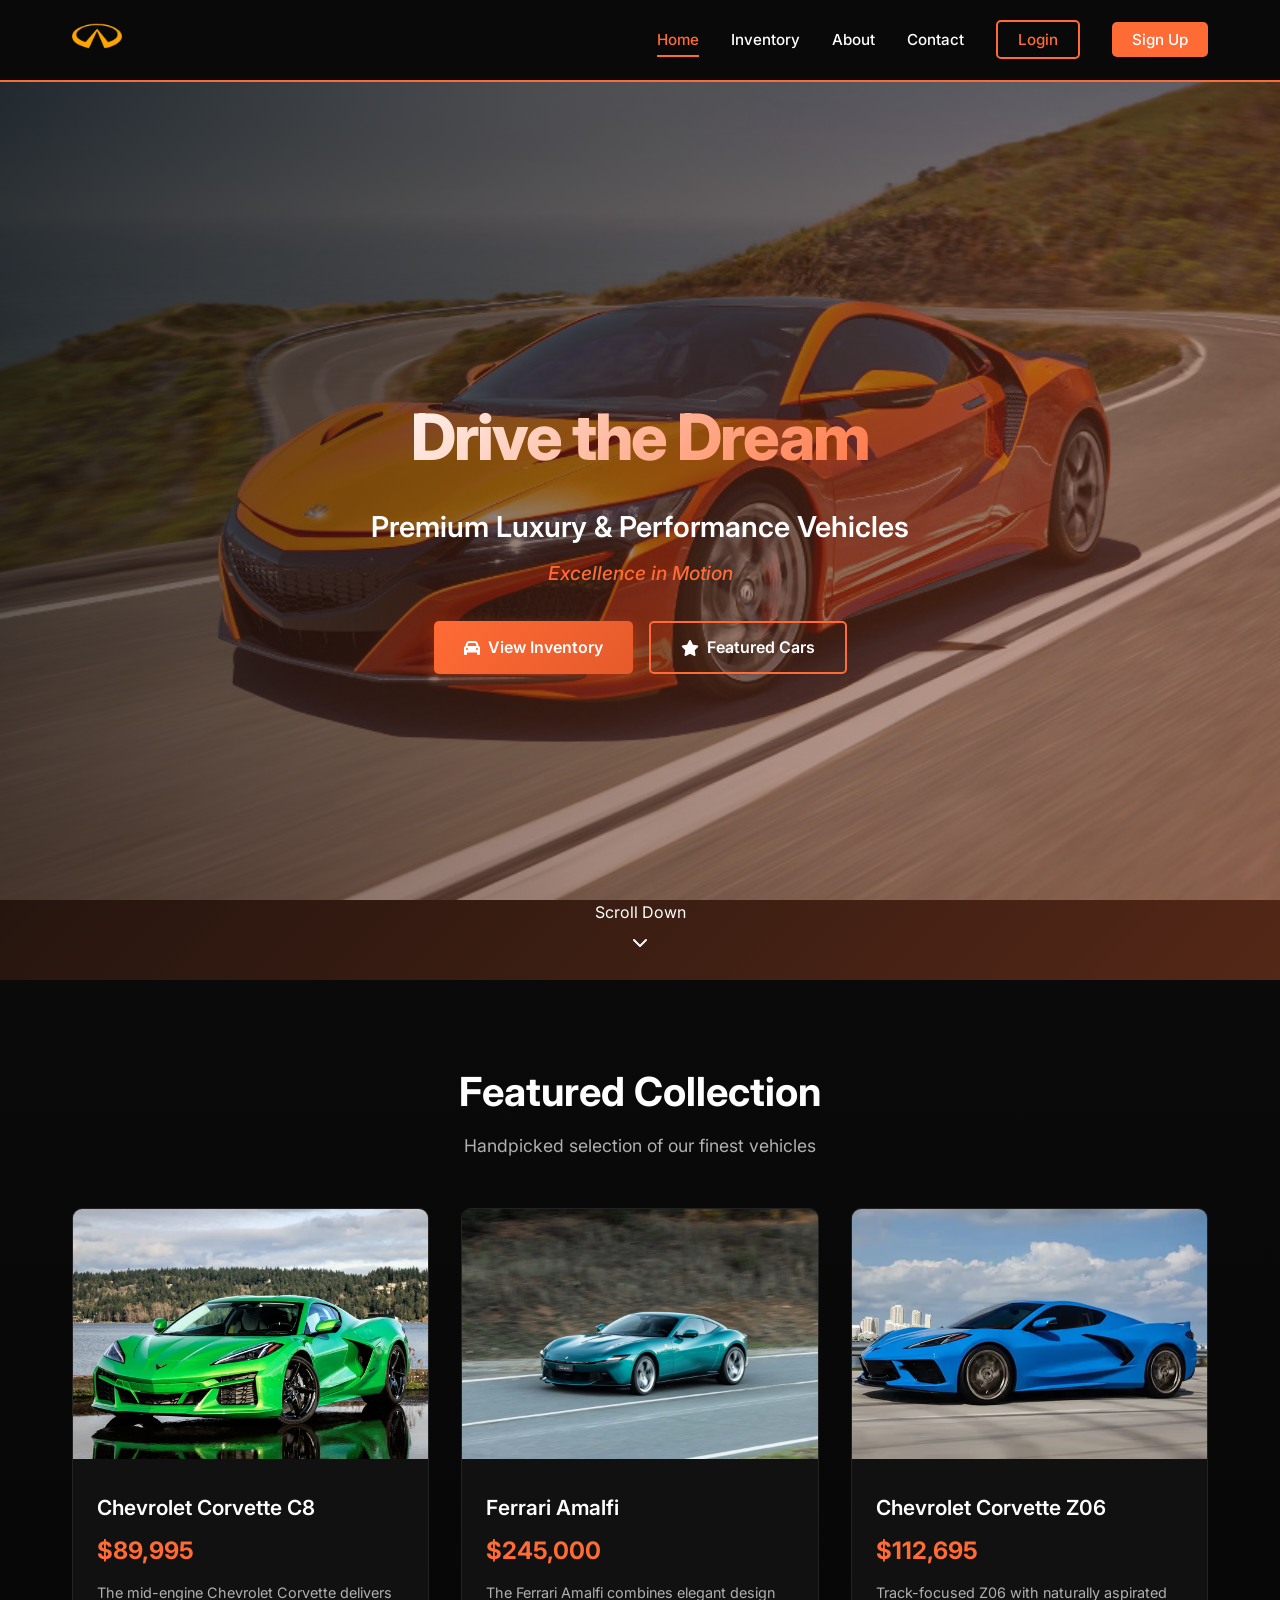
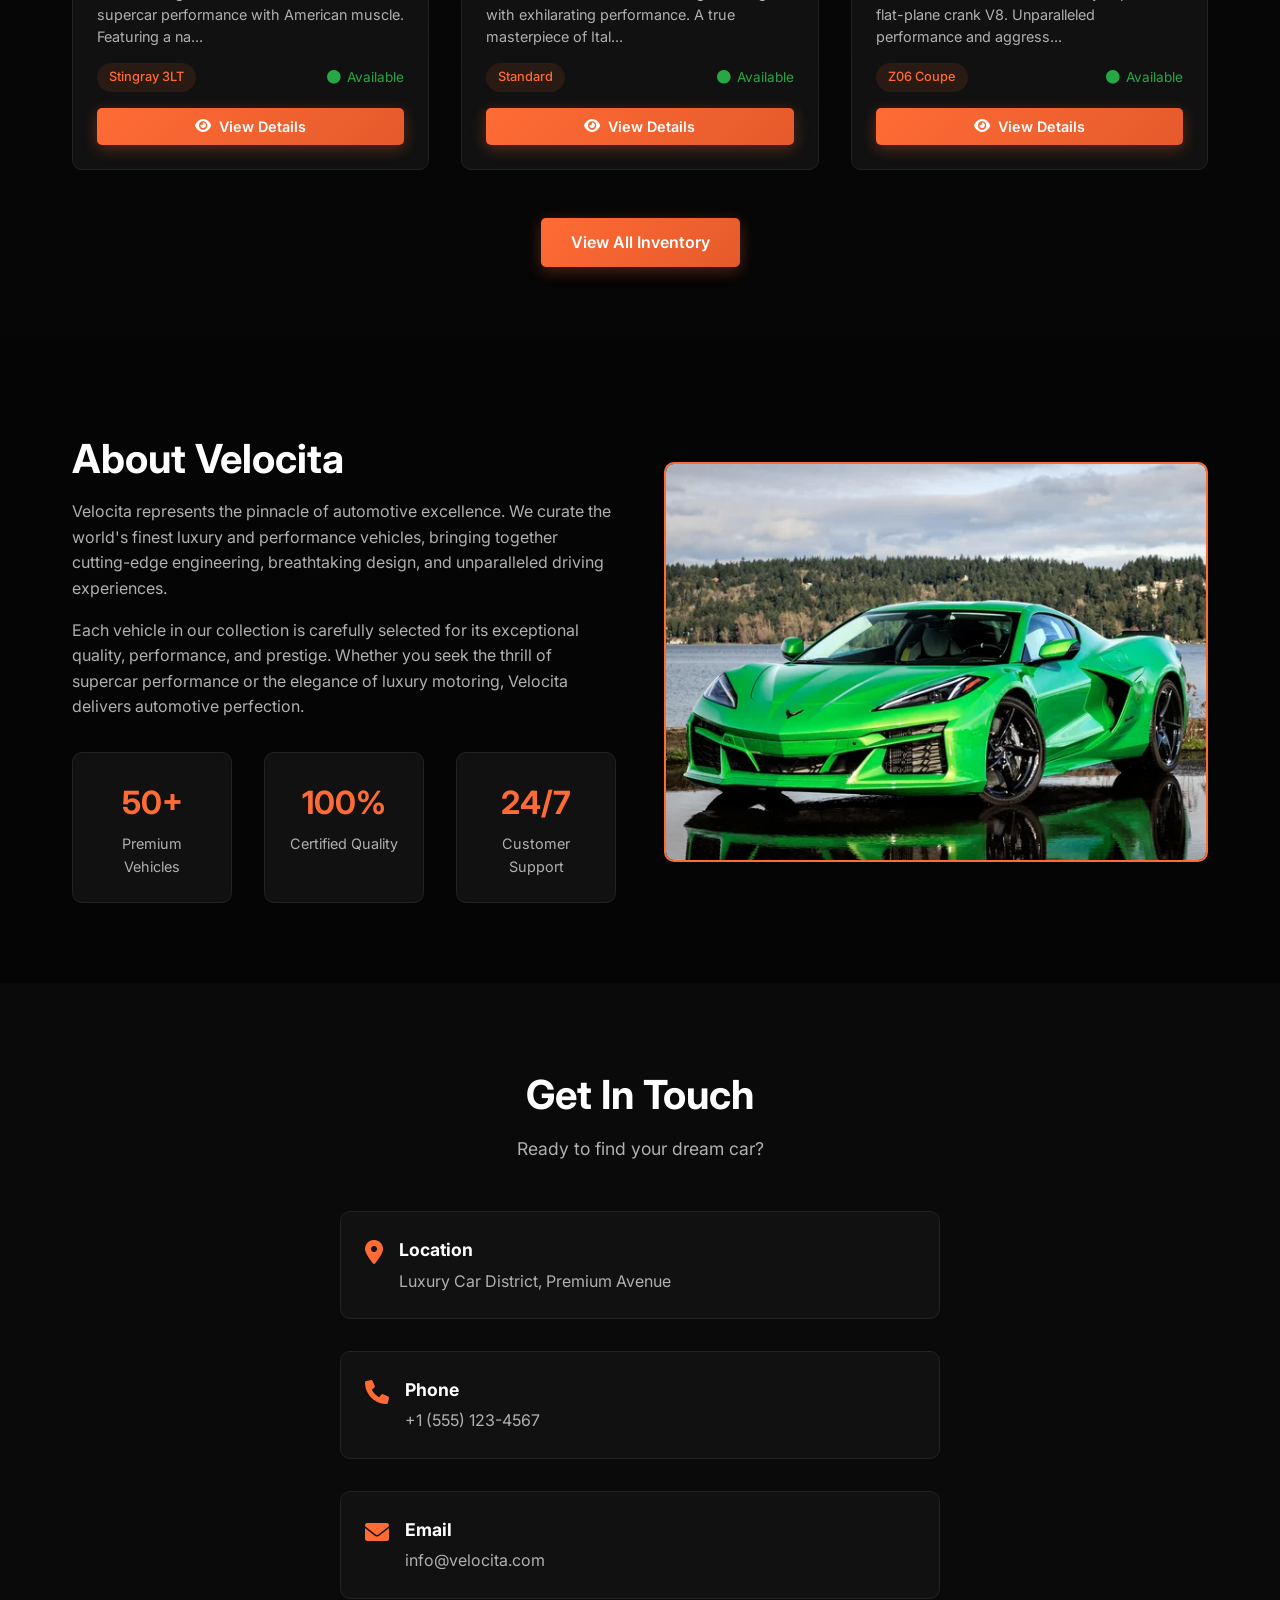
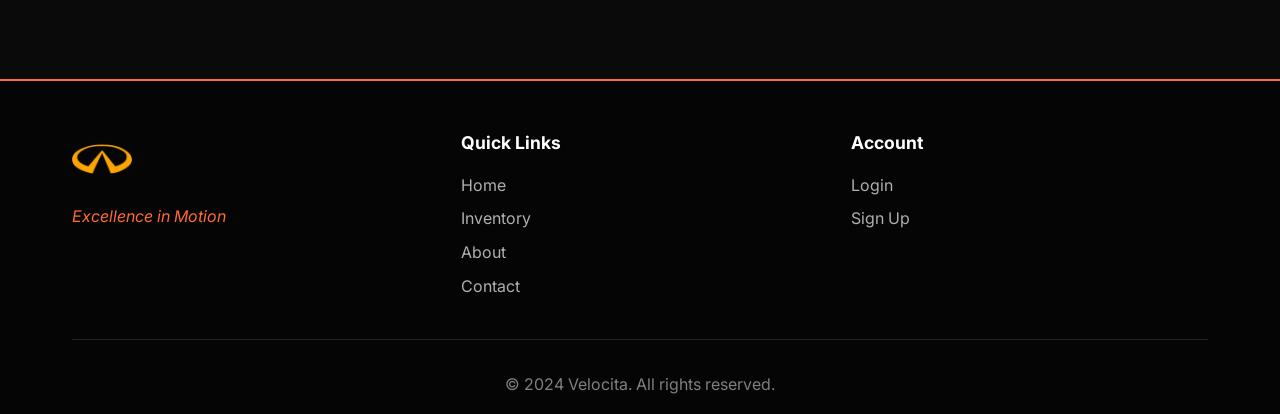
<file: index.html>
<!DOCTYPE html>
<html lang="en">
<head>
    <meta charset="UTF-8">
    <meta name="viewport" content="width=device-width, initial-scale=1.0">
    <title>Velocita - Premium Car Marketplace</title>
    <link rel="stylesheet" href="css/style.css">
    <link href="https://fonts.googleapis.com/css2?family=Inter:wght@300;400;500;600;700;800&display=swap" rel="stylesheet">
    <link rel="stylesheet" href="https://cdnjs.cloudflare.com/ajax/libs/font-awesome/6.0.0/css/all.min.css">
</head>
<body>
    <!-- Navigation -->
    <nav class="navbar">
        <div class="nav-container">
            <div class="nav-logo">
                <img src="VELOCITA.png" alt="Velocita" class="logo-img">
            </div>
            <button class="nav-toggle" id="navToggle">
                <span></span>
                <span></span>
                <span></span>
            </button>
            <ul class="nav-menu" id="navMenu">
                <li class="nav-item">
                    <a href="index.html" class="nav-link active">Home</a>
                </li>
                <li class="nav-item">
                    <a href="products.html" class="nav-link">Inventory</a>
                </li>
                <li class="nav-item">
                    <a href="#about" class="nav-link">About</a>
                </li>
                <li class="nav-item">
                    <a href="#contact" class="nav-link">Contact</a>
                </li>
                <li class="nav-item nav-auth" id="navAuth">
                    <a href="login.html" class="nav-link btn-login">Login</a>
                </li>
                <li class="nav-item nav-auth" id="navSignup">
                    <a href="signup.html" class="nav-link btn-signup">Sign Up</a>
                </li>
                <li class="nav-item nav-user" id="navUser" style="display: none;">
                    <span class="nav-username" id="navUsername"></span>
                    <button class="btn-logout" onclick="logout()">Logout</button>
                </li>
            </ul>
        </div>
    </nav>

    <!-- Hero Section -->
    <section class="hero">
        <div class="hero-background"></div>
        <div class="hero-overlay"></div>
        <div class="hero-content">
            <div class="hero-text">
                <h1 class="hero-title">Drive the Dream</h1>
                <p class="hero-subtitle">Premium Luxury & Performance Vehicles</p>
                <p class="hero-tagline">Excellence in Motion</p>
                <div class="hero-buttons">
                    <a href="products.html" class="btn btn-primary">
                        <i class="fas fa-car"></i>
                        View Inventory
                    </a>
                    <a href="#featured" class="btn btn-secondary">
                        <i class="fas fa-star"></i>
                        Featured Cars
                    </a>
                </div>
            </div>
        </div>
        <div class="hero-scroll">
            <span>Scroll Down</span>
            <i class="fas fa-chevron-down"></i>
        </div>
    </section>

    <!-- Featured Section -->
    <section class="featured" id="featured">
        <div class="container">
            <div class="section-header">
                <h2 class="section-title">Featured Collection</h2>
                <p class="section-subtitle">Handpicked selection of our finest vehicles</p>
            </div>
            <div class="featured-grid" id="featuredGrid">
                <!-- Featured cars will be dynamically loaded -->
            </div>
            <div class="section-footer">
                <a href="products.html" class="btn btn-primary">View All Inventory</a>
            </div>
        </div>
    </section>

    <!-- About Section -->
    <section class="about" id="about">
        <div class="container">
            <div class="about-content">
                <div class="about-text">
                    <h2 class="section-title">About Velocita</h2>
                    <p class="about-description">
                        Velocita represents the pinnacle of automotive excellence. We curate the world's finest luxury and performance vehicles, 
                        bringing together cutting-edge engineering, breathtaking design, and unparalleled driving experiences.
                    </p>
                    <p class="about-description">
                        Each vehicle in our collection is carefully selected for its exceptional quality, performance, and prestige. 
                        Whether you seek the thrill of supercar performance or the elegance of luxury motoring, Velocita delivers automotive perfection.
                    </p>
                    <div class="about-stats">
                        <div class="stat">
                            <span class="stat-number">50+</span>
                            <span class="stat-label">Premium Vehicles</span>
                        </div>
                        <div class="stat">
                            <span class="stat-number">100%</span>
                            <span class="stat-label">Certified Quality</span>
                        </div>
                        <div class="stat">
                            <span class="stat-number">24/7</span>
                            <span class="stat-label">Customer Support</span>
                        </div>
                    </div>
                </div>
                <div class="about-image">
                    <img src="2026-chevrolet-corvette-front-angle-view-ak.webp" alt="Premium Car">
                </div>
            </div>
        </div>
    </section>

    <!-- Contact Section -->
    <section class="contact" id="contact">
        <div class="container">
            <div class="section-header">
                <h2 class="section-title">Get In Touch</h2>
                <p class="section-subtitle">Ready to find your dream car?</p>
            </div>
            <div class="contact-content">
                <div class="contact-info">
                    <div class="contact-item">
                        <i class="fas fa-map-marker-alt"></i>
                        <div>
                            <h4>Location</h4>
                            <p>Luxury Car District, Premium Avenue</p>
                        </div>
                    </div>
                    <div class="contact-item">
                        <i class="fas fa-phone"></i>
                        <div>
                            <h4>Phone</h4>
                            <p>+1 (555) 123-4567</p>
                        </div>
                    </div>
                    <div class="contact-item">
                        <i class="fas fa-envelope"></i>
                        <div>
                            <h4>Email</h4>
                            <p>info@velocita.com</p>
                        </div>
                    </div>
                </div>
            </div>
        </div>
    </section>

    <!-- Footer -->
    <footer class="footer">
        <div class="container">
            <div class="footer-content">
                <div class="footer-section">
                    <img src="VELOCITA.png" alt="Velocita" class="footer-logo">
                    <p class="footer-tagline">Excellence in Motion</p>
                </div>
                <div class="footer-section">
                    <h4>Quick Links</h4>
                    <ul>
                        <li><a href="index.html">Home</a></li>
                        <li><a href="products.html">Inventory</a></li>
                        <li><a href="#about">About</a></li>
                        <li><a href="#contact">Contact</a></li>
                    </ul>
                </div>
                <div class="footer-section">
                    <h4>Account</h4>
                    <ul>
                        <li><a href="login.html">Login</a></li>
                        <li><a href="signup.html">Sign Up</a></li>
                    </ul>
                </div>
            </div>
            <div class="footer-bottom">
                <p>&copy; 2024 Velocita. All rights reserved.</p>
            </div>
        </div>
    </footer>

    <script src="js/products.js"></script>
    <script src="js/app.js"></script>
    <script src="js/auth.js"></script>
</body>
</html>
</file>
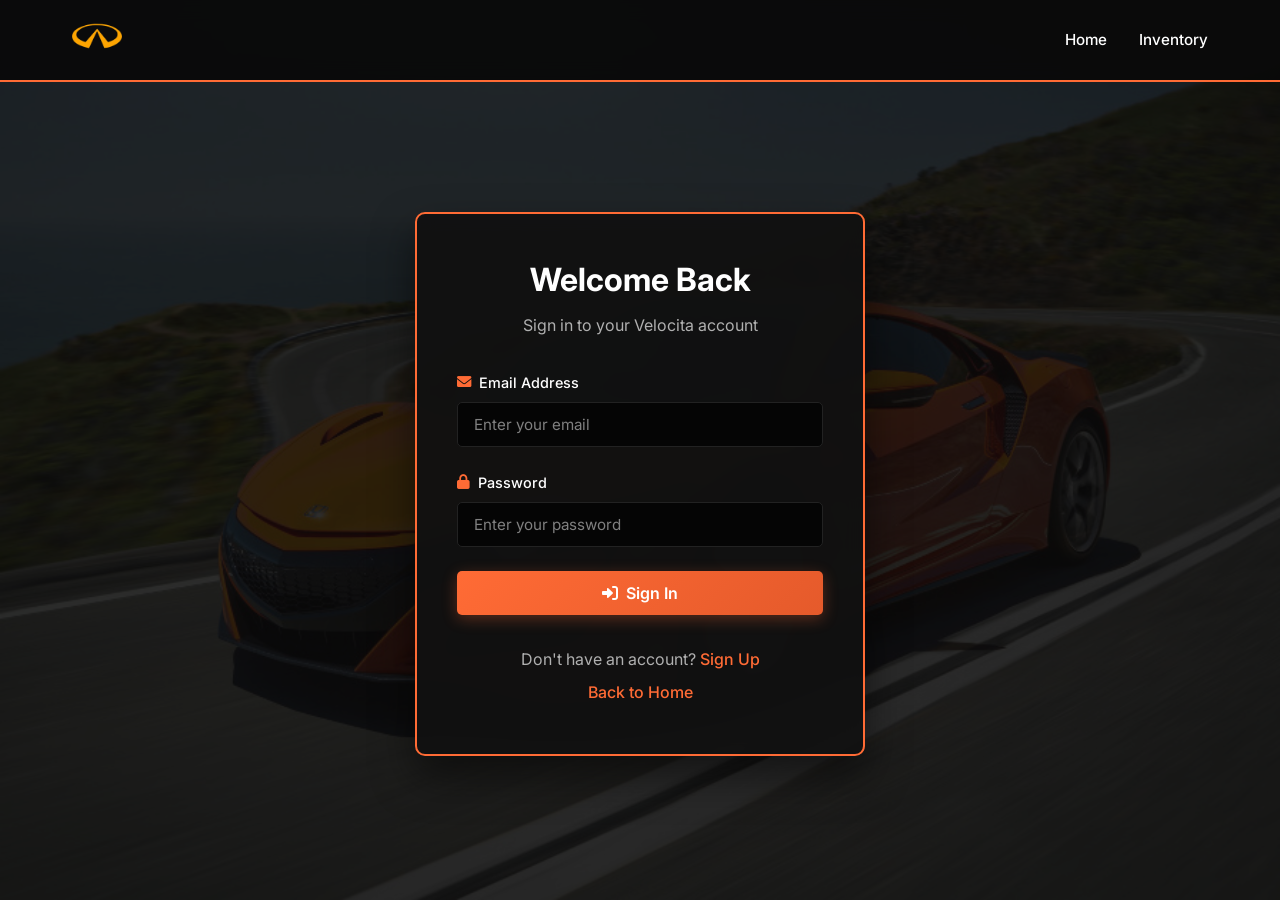
<file: login.html>
<!DOCTYPE html>
<html lang="en">
<head>
    <meta charset="UTF-8">
    <meta name="viewport" content="width=device-width, initial-scale=1.0">
    <title>Login - Velocita</title>
    <link rel="stylesheet" href="css/style.css">
    <link href="https://fonts.googleapis.com/css2?family=Inter:wght@300;400;500;600;700;800&display=swap" rel="stylesheet">
    <link rel="stylesheet" href="https://cdnjs.cloudflare.com/ajax/libs/font-awesome/6.0.0/css/all.min.css">
</head>
<body class="auth-body">
    <div class="auth-background"></div>
    <div class="auth-overlay"></div>
    
    <nav class="navbar">
        <div class="nav-container">
            <div class="nav-logo">
                <a href="index.html">
                    <img src="VELOCITA.png" alt="Velocita" class="logo-img">
                </a>
            </div>
            <ul class="nav-menu">
                <li class="nav-item">
                    <a href="index.html" class="nav-link">Home</a>
                </li>
                <li class="nav-item">
                    <a href="products.html" class="nav-link">Inventory</a>
                </li>
            </ul>
        </div>
    </nav>

    <div class="auth-container">
        <div class="auth-card">
            <div class="auth-header">
                <h2 class="auth-title">Welcome Back</h2>
                <p class="auth-subtitle">Sign in to your Velocita account</p>
            </div>
            
            <form class="auth-form" id="loginForm" onsubmit="handleLogin(event)">
                <div class="form-group">
                    <label for="email" class="form-label">
                        <i class="fas fa-envelope"></i>
                        Email Address
                    </label>
                    <input type="email" id="email" class="form-input" required placeholder="Enter your email">
                </div>
                
                <div class="form-group">
                    <label for="password" class="form-label">
                        <i class="fas fa-lock"></i>
                        Password
                    </label>
                    <input type="password" id="password" class="form-input" required placeholder="Enter your password">
                </div>
                
                <div class="form-error" id="loginError" style="display: none;"></div>
                
                <button type="submit" class="btn btn-primary btn-auth">
                    <i class="fas fa-sign-in-alt"></i>
                    Sign In
                </button>
            </form>
            
            <div class="auth-footer">
                <p>Don't have an account? <a href="signup.html" class="auth-link">Sign Up</a></p>
                <p><a href="index.html" class="auth-link">Back to Home</a></p>
            </div>
        </div>
    </div>

    <script src="js/auth.js"></script>
</body>
</html>
</file>
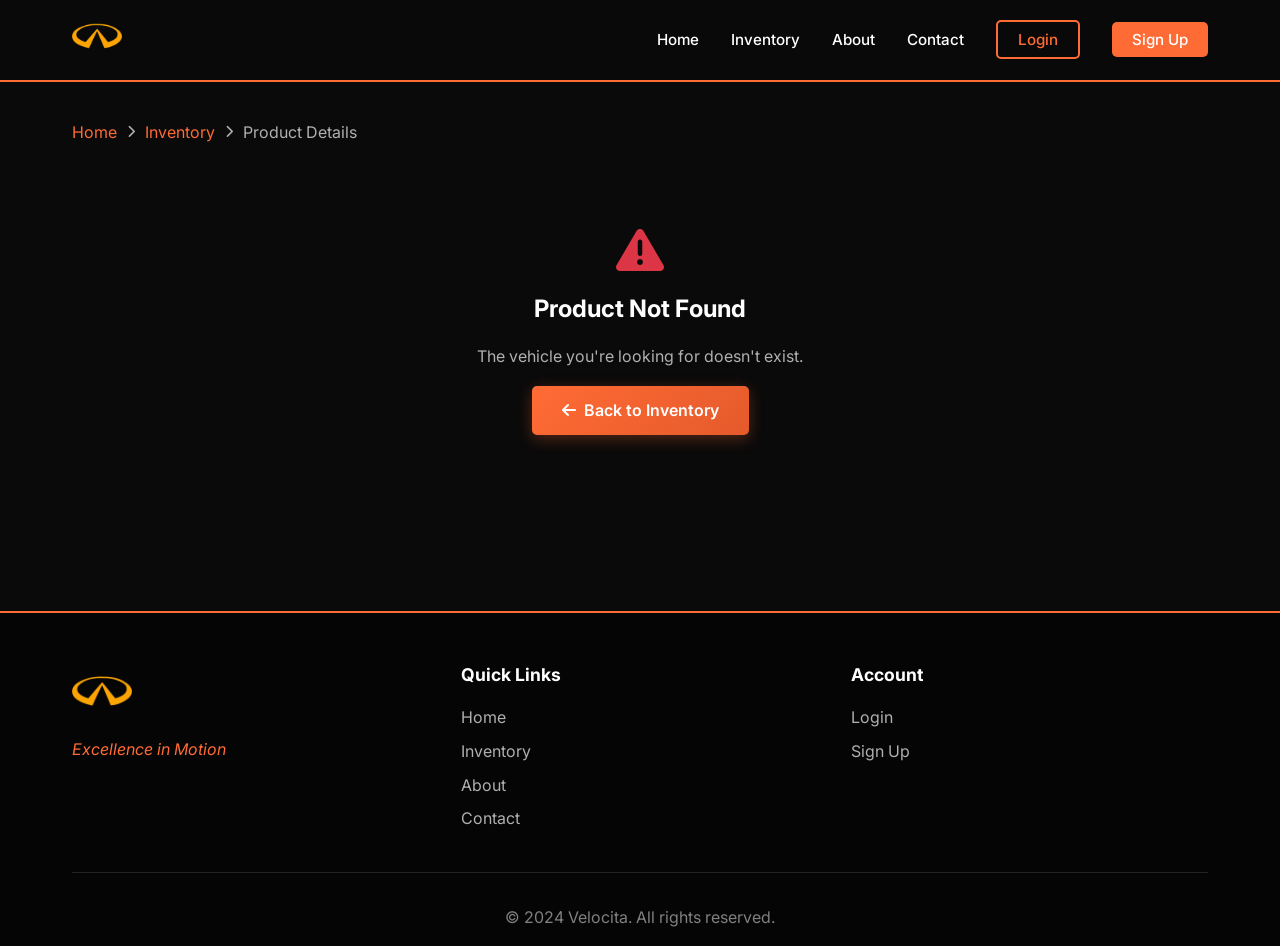
<file: product-detail.html>
<!DOCTYPE html>
<html lang="en">
<head>
    <meta charset="UTF-8">
    <meta name="viewport" content="width=device-width, initial-scale=1.0">
    <title>Product Details - Velocita</title>
    <link rel="stylesheet" href="css/style.css">
    <link href="https://fonts.googleapis.com/css2?family=Inter:wght@300;400;500;600;700;800&display=swap" rel="stylesheet">
    <link rel="stylesheet" href="https://cdnjs.cloudflare.com/ajax/libs/font-awesome/6.0.0/css/all.min.css">
</head>
<body>
    <!-- Navigation -->
    <nav class="navbar">
        <div class="nav-container">
            <div class="nav-logo">
                <a href="index.html">
                    <img src="VELOCITA.png" alt="Velocita" class="logo-img">
                </a>
            </div>
            <button class="nav-toggle" id="navToggle">
                <span></span>
                <span></span>
                <span></span>
            </button>
            <ul class="nav-menu" id="navMenu">
                <li class="nav-item">
                    <a href="index.html" class="nav-link">Home</a>
                </li>
                <li class="nav-item">
                    <a href="products.html" class="nav-link">Inventory</a>
                </li>
                <li class="nav-item">
                    <a href="index.html#about" class="nav-link">About</a>
                </li>
                <li class="nav-item">
                    <a href="index.html#contact" class="nav-link">Contact</a>
                </li>
                <li class="nav-item nav-auth" id="navAuth">
                    <a href="login.html" class="nav-link btn-login">Login</a>
                </li>
                <li class="nav-item nav-auth" id="navSignup">
                    <a href="signup.html" class="nav-link btn-signup">Sign Up</a>
                </li>
                <li class="nav-item nav-user" id="navUser" style="display: none;">
                    <span class="nav-username" id="navUsername"></span>
                    <button class="btn-logout" onclick="logout()">Logout</button>
                </li>
            </ul>
        </div>
    </nav>

    <!-- Product Details Section -->
    <section class="product-detail">
        <div class="container">
            <div class="breadcrumb">
                <a href="index.html">Home</a>
                <i class="fas fa-chevron-right"></i>
                <a href="products.html">Inventory</a>
                <i class="fas fa-chevron-right"></i>
                <span id="breadcrumbCar">Product Details</span>
            </div>
            
            <div class="product-detail-content" id="productDetailContent">
                <!-- Product details will be dynamically loaded -->
            </div>
        </div>
    </section>

    <!-- Footer -->
    <footer class="footer">
        <div class="container">
            <div class="footer-content">
                <div class="footer-section">
                    <img src="VELOCITA.png" alt="Velocita" class="footer-logo">
                    <p class="footer-tagline">Excellence in Motion</p>
                </div>
                <div class="footer-section">
                    <h4>Quick Links</h4>
                    <ul>
                        <li><a href="index.html">Home</a></li>
                        <li><a href="products.html">Inventory</a></li>
                        <li><a href="index.html#about">About</a></li>
                        <li><a href="index.html#contact">Contact</a></li>
                    </ul>
                </div>
                <div class="footer-section">
                    <h4>Account</h4>
                    <ul>
                        <li><a href="login.html">Login</a></li>
                        <li><a href="signup.html">Sign Up</a></li>
                    </ul>
                </div>
            </div>
            <div class="footer-bottom">
                <p>&copy; 2024 Velocita. All rights reserved.</p>
            </div>
        </div>
    </footer>

    <script src="js/products.js"></script>
    <script src="js/app.js"></script>
    <script src="js/auth.js"></script>
    <script src="js/product-detail.js"></script>
</body>
</html>
</file>
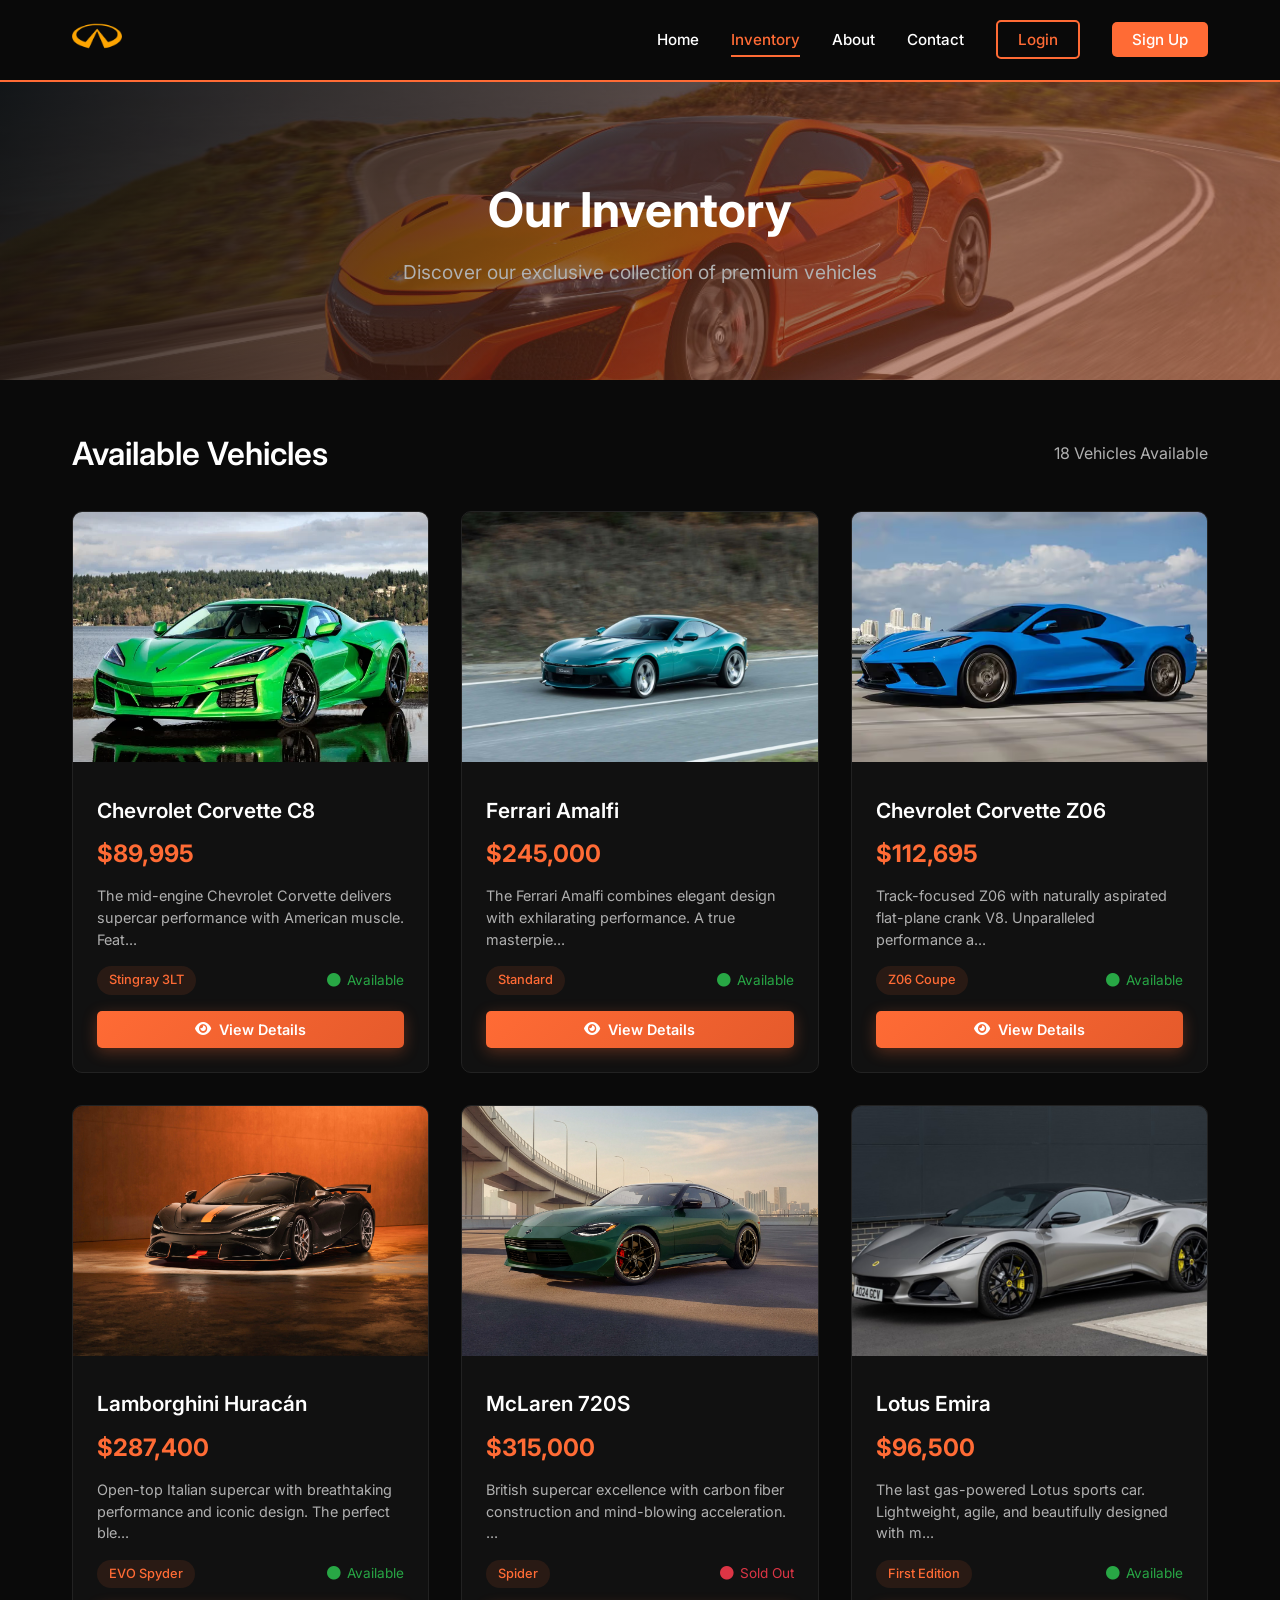
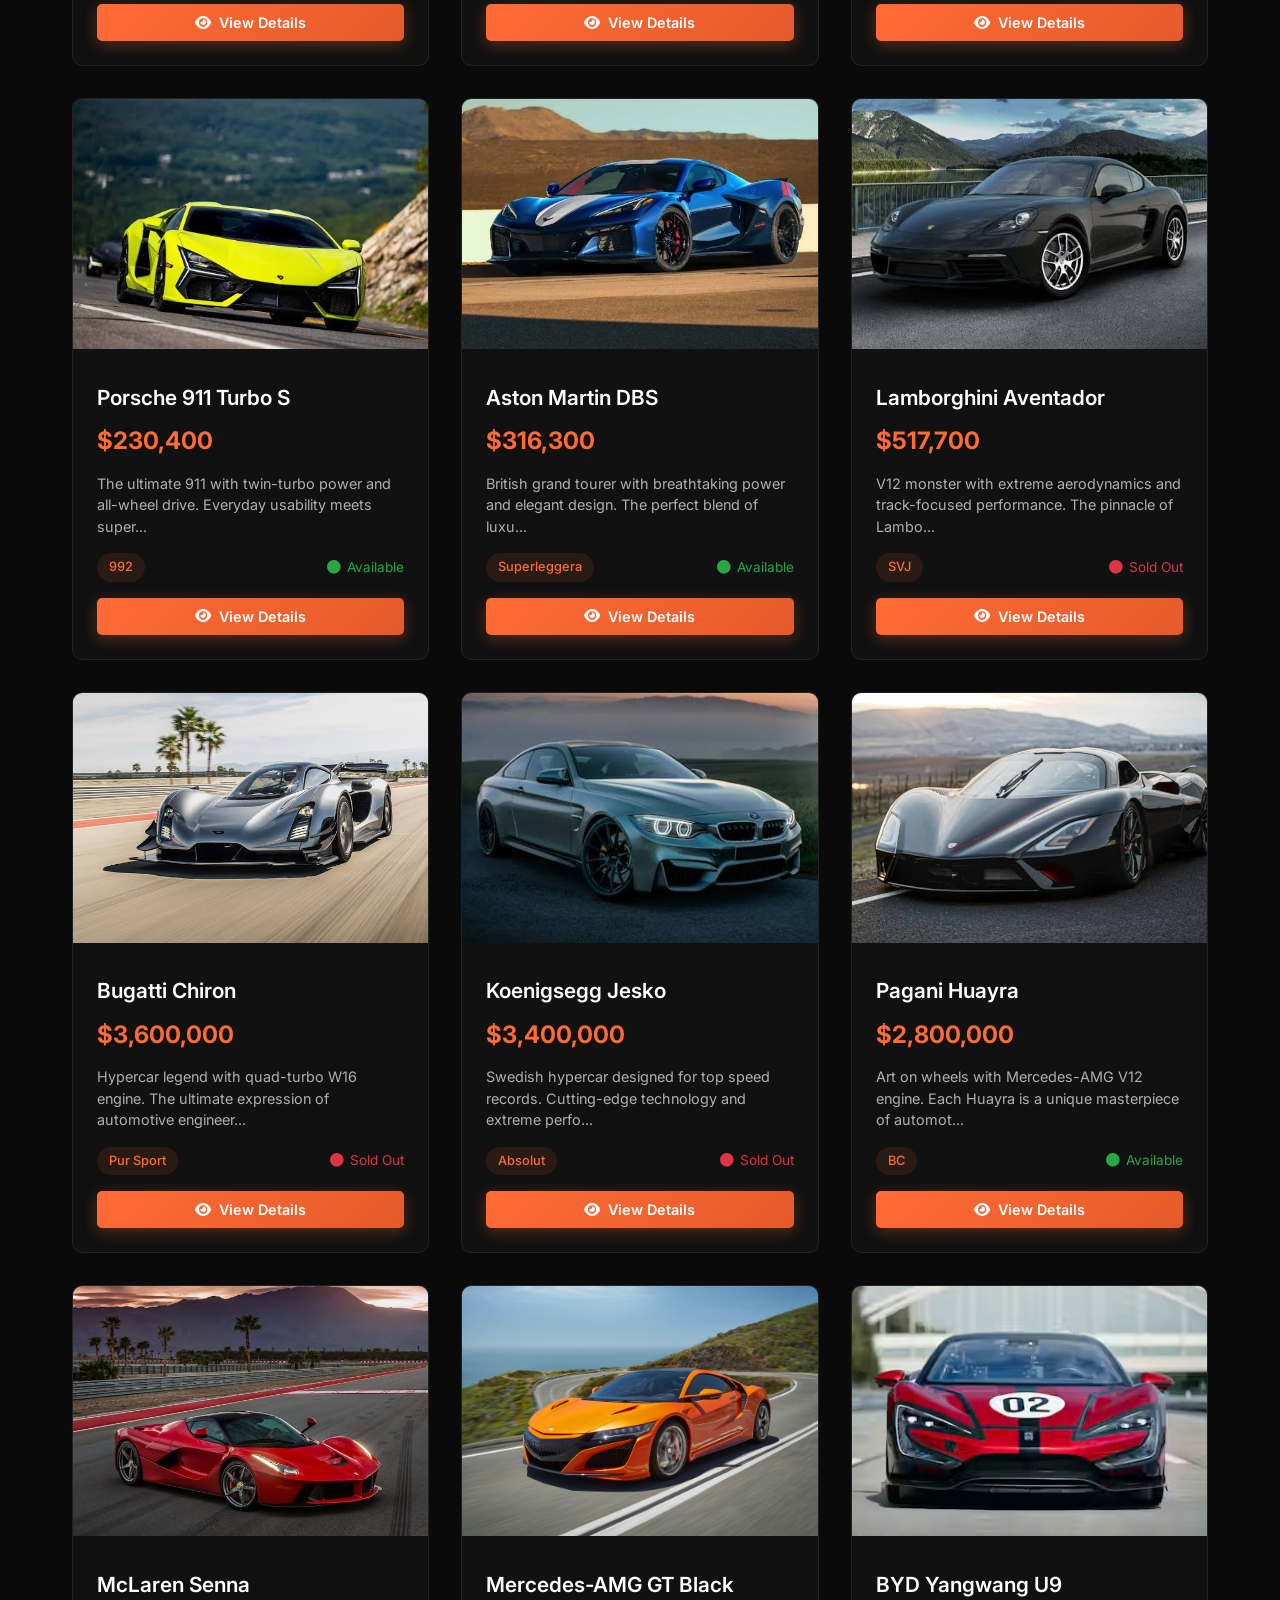
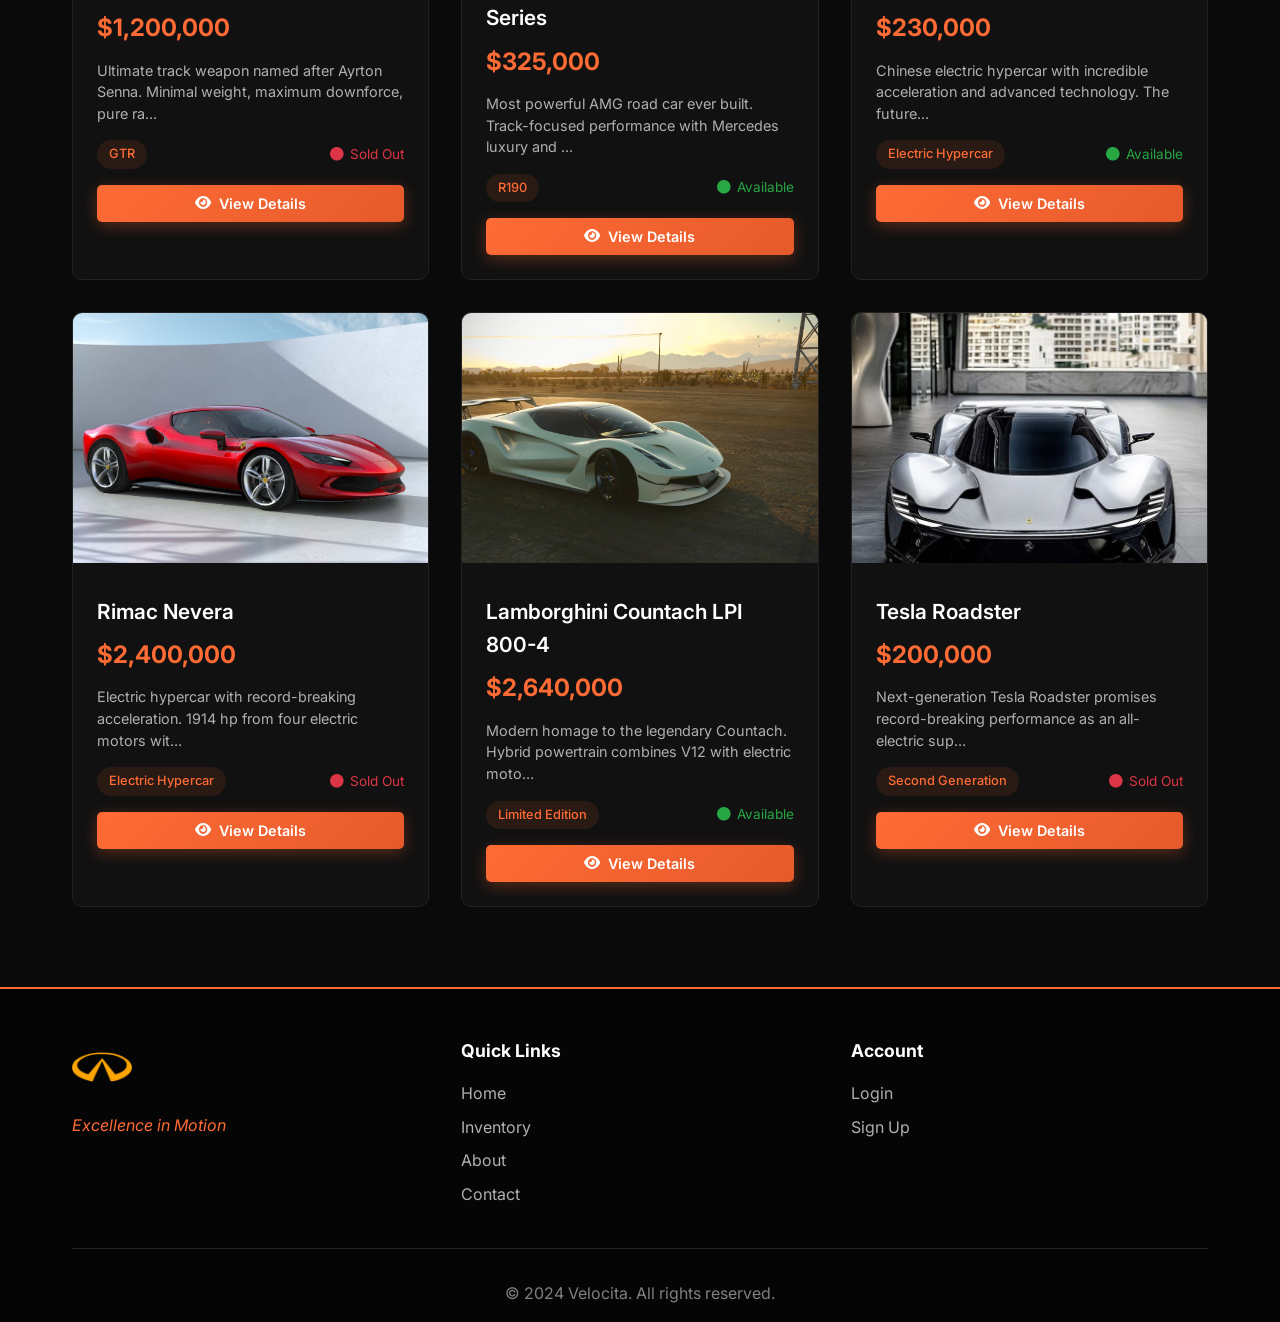
<file: products.html>
<!DOCTYPE html>
<html lang="en">
<head>
    <meta charset="UTF-8">
    <meta name="viewport" content="width=device-width, initial-scale=1.0">
    <title>Inventory - Velocita</title>
    <link rel="stylesheet" href="css/style.css">
    <link href="https://fonts.googleapis.com/css2?family=Inter:wght@300;400;500;600;700;800&display=swap" rel="stylesheet">
    <link rel="stylesheet" href="https://cdnjs.cloudflare.com/ajax/libs/font-awesome/6.0.0/css/all.min.css">
</head>
<body>
    <!-- Navigation -->
    <nav class="navbar">
        <div class="nav-container">
            <div class="nav-logo">
                <a href="index.html">
                    <img src="VELOCITA.png" alt="Velocita" class="logo-img">
                </a>
            </div>
            <button class="nav-toggle" id="navToggle">
                <span></span>
                <span></span>
                <span></span>
            </button>
            <ul class="nav-menu" id="navMenu">
                <li class="nav-item">
                    <a href="index.html" class="nav-link">Home</a>
                </li>
                <li class="nav-item">
                    <a href="products.html" class="nav-link active">Inventory</a>
                </li>
                <li class="nav-item">
                    <a href="index.html#about" class="nav-link">About</a>
                </li>
                <li class="nav-item">
                    <a href="index.html#contact" class="nav-link">Contact</a>
                </li>
                <li class="nav-item nav-auth" id="navAuth">
                    <a href="login.html" class="nav-link btn-login">Login</a>
                </li>
                <li class="nav-item nav-auth" id="navSignup">
                    <a href="signup.html" class="nav-link btn-signup">Sign Up</a>
                </li>
                <li class="nav-item nav-user" id="navUser" style="display: none;">
                    <span class="nav-username" id="navUsername"></span>
                    <button class="btn-logout" onclick="logout()">Logout</button>
                </li>
            </ul>
        </div>
    </nav>

    <!-- Page Header -->
    <section class="page-header">
        <div class="page-header-bg"></div>
        <div class="page-header-overlay"></div>
        <div class="page-header-content">
            <h1 class="page-title">Our Inventory</h1>
            <p class="page-subtitle">Discover our exclusive collection of premium vehicles</p>
        </div>
    </section>

    <!-- Products Section -->
    <section class="products">
        <div class="container">
            <div class="products-header">
                <h2 class="products-title">Available Vehicles</h2>
                <p class="products-count" id="productsCount">Loading...</p>
            </div>
            <div class="products-grid" id="productsGrid">
                <!-- Products will be dynamically loaded -->
            </div>
        </div>
    </section>

    <!-- Footer -->
    <footer class="footer">
        <div class="container">
            <div class="footer-content">
                <div class="footer-section">
                    <img src="VELOCITA.png" alt="Velocita" class="footer-logo">
                    <p class="footer-tagline">Excellence in Motion</p>
                </div>
                <div class="footer-section">
                    <h4>Quick Links</h4>
                    <ul>
                        <li><a href="index.html">Home</a></li>
                        <li><a href="products.html">Inventory</a></li>
                        <li><a href="index.html#about">About</a></li>
                        <li><a href="index.html#contact">Contact</a></li>
                    </ul>
                </div>
                <div class="footer-section">
                    <h4>Account</h4>
                    <ul>
                        <li><a href="login.html">Login</a></li>
                        <li><a href="signup.html">Sign Up</a></li>
                    </ul>
                </div>
            </div>
            <div class="footer-bottom">
                <p>&copy; 2024 Velocita. All rights reserved.</p>
            </div>
        </div>
    </footer>

    <script src="js/products.js"></script>
    <script src="js/app.js"></script>
    <script src="js/auth.js"></script>
</body>
</html>
</file>
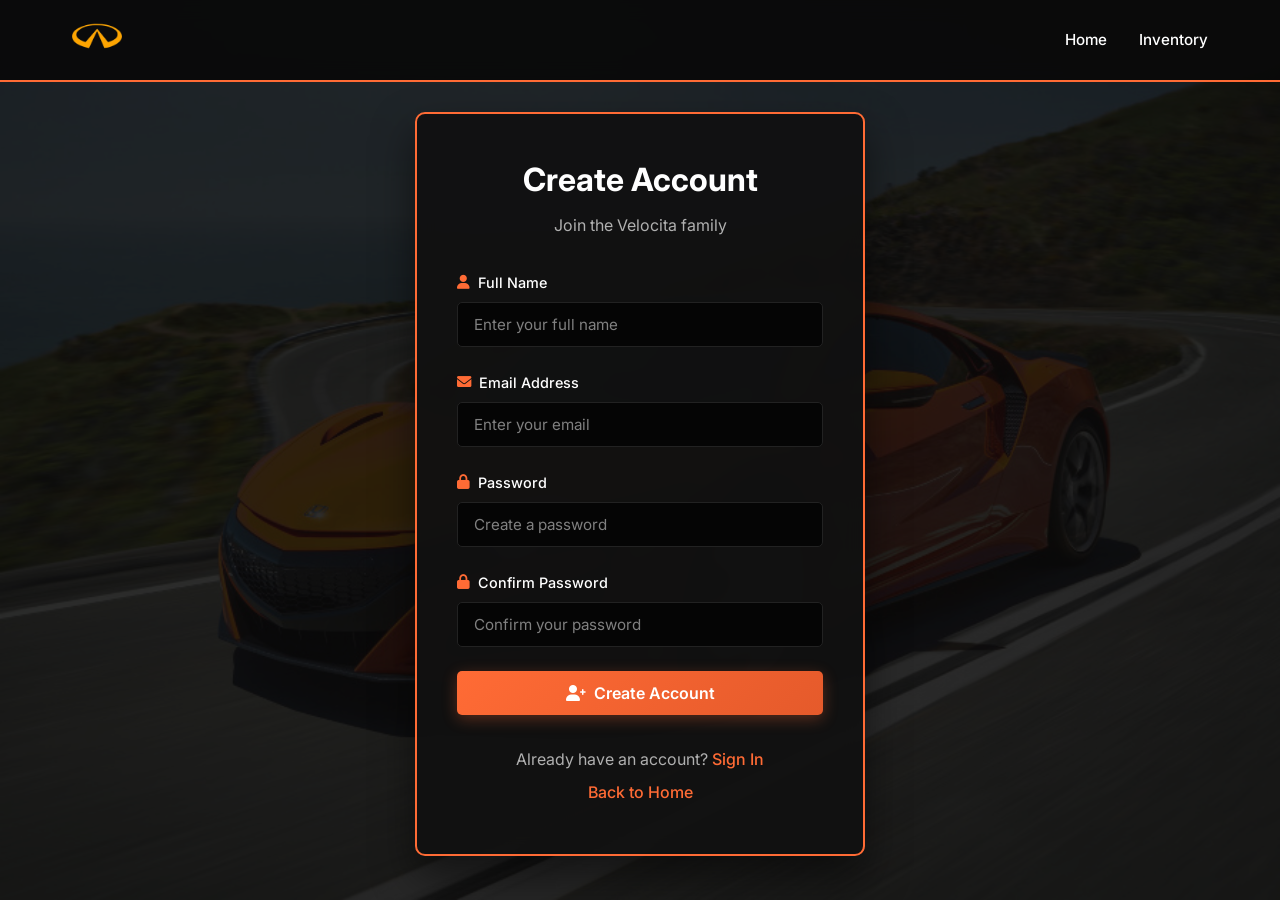
<file: signup.html>
<!DOCTYPE html>
<html lang="en">
<head>
    <meta charset="UTF-8">
    <meta name="viewport" content="width=device-width, initial-scale=1.0">
    <title>Sign Up - Velocita</title>
    <link rel="stylesheet" href="css/style.css">
    <link href="https://fonts.googleapis.com/css2?family=Inter:wght@300;400;500;600;700;800&display=swap" rel="stylesheet">
    <link rel="stylesheet" href="https://cdnjs.cloudflare.com/ajax/libs/font-awesome/6.0.0/css/all.min.css">
</head>
<body class="auth-body">
    <div class="auth-background"></div>
    <div class="auth-overlay"></div>
    
    <nav class="navbar">
        <div class="nav-container">
            <div class="nav-logo">
                <a href="index.html">
                    <img src="VELOCITA.png" alt="Velocita" class="logo-img">
                </a>
            </div>
            <ul class="nav-menu">
                <li class="nav-item">
                    <a href="index.html" class="nav-link">Home</a>
                </li>
                <li class="nav-item">
                    <a href="products.html" class="nav-link">Inventory</a>
                </li>
            </ul>
        </div>
    </nav>

    <div class="auth-container">
        <div class="auth-card">
            <div class="auth-header">
                <h2 class="auth-title">Create Account</h2>
                <p class="auth-subtitle">Join the Velocita family</p>
            </div>
            
            <form class="auth-form" id="signupForm" onsubmit="handleSignup(event)">
                <div class="form-group">
                    <label for="fullName" class="form-label">
                        <i class="fas fa-user"></i>
                        Full Name
                    </label>
                    <input type="text" id="fullName" class="form-input" required placeholder="Enter your full name">
                </div>
                
                <div class="form-group">
                    <label for="email" class="form-label">
                        <i class="fas fa-envelope"></i>
                        Email Address
                    </label>
                    <input type="email" id="email" class="form-input" required placeholder="Enter your email">
                </div>
                
                <div class="form-group">
                    <label for="password" class="form-label">
                        <i class="fas fa-lock"></i>
                        Password
                    </label>
                    <input type="password" id="password" class="form-input" required placeholder="Create a password" minlength="6">
                </div>
                
                <div class="form-group">
                    <label for="confirmPassword" class="form-label">
                        <i class="fas fa-lock"></i>
                        Confirm Password
                    </label>
                    <input type="password" id="confirmPassword" class="form-input" required placeholder="Confirm your password">
                </div>
                
                <div class="form-error" id="signupError" style="display: none;"></div>
                
                <button type="submit" class="btn btn-primary btn-auth">
                    <i class="fas fa-user-plus"></i>
                    Create Account
                </button>
            </form>
            
            <div class="auth-footer">
                <p>Already have an account? <a href="login.html" class="auth-link">Sign In</a></p>
                <p><a href="index.html" class="auth-link">Back to Home</a></p>
            </div>
        </div>
    </div>

    <script src="js/auth.js"></script>
</body>
</html>
</file>
<file: css/style.css>
/* Reset and Base Styles */
* {
    margin: 0;
    padding: 0;
    box-sizing: border-box;
}

:root {
    --primary-orange: #ff6b35;
    --deep-orange: #e55a2b;
    --accent-orange: #ff8c42;
    --dark-bg: #0a0a0a;
    --darker-bg: #050505;
    --card-bg: #111111;
    --border-color: #222222;
    --text-primary: #ffffff;
    --text-secondary: #b0b0b0;
    --text-muted: #808080;
    --success: #28a745;
    --warning: #ffc107;
    --danger: #dc3545;
}

html {
    scroll-behavior: smooth;
}

body {
    font-family: 'Inter', -apple-system, BlinkMacSystemFont, 'Segoe UI', 'Roboto', 'Oxygen',
        'Ubuntu', 'Cantarell', 'Fira Sans', 'Droid Sans', 'Helvetica Neue',
        sans-serif;
    background-color: var(--dark-bg);
    color: var(--text-primary);
    line-height: 1.6;
    overflow-x: hidden;
}

.container {
    max-width: 1200px;
    margin: 0 auto;
    padding: 0 2rem;
}

/* Navigation */
.navbar {
    position: fixed;
    top: 0;
    width: 100%;
    background: rgba(10, 10, 10, 0.95);
    backdrop-filter: blur(10px);
    border-bottom: 2px solid var(--primary-orange);
    z-index: 1000;
    transition: all 0.3s ease;
}

.nav-container {
    max-width: 1200px;
    margin: 0 auto;
    padding: 0 2rem;
    display: flex;
    justify-content: space-between;
    align-items: center;
    min-height: 80px;
}

.nav-logo .logo-img {
    height: 50px;
    width: auto;
}

.nav-menu {
    display: flex;
    list-style: none;
    align-items: center;
    gap: 2rem;
}

.nav-link {
    color: var(--text-primary);
    text-decoration: none;
    font-weight: 500;
    font-size: 0.95rem;
    transition: color 0.3s ease;
    position: relative;
}

.nav-link:hover,
.nav-link.active {
    color: var(--primary-orange);
}

.nav-link.active::after {
    content: '';
    position: absolute;
    bottom: -8px;
    left: 0;
    width: 100%;
    height: 2px;
    background: var(--primary-orange);
}

.btn-login,
.btn-signup {
    padding: 8px 20px !important;
    border-radius: 5px;
    transition: all 0.3s ease !important;
}

.btn-login {
    border: 2px solid var(--primary-orange);
    color: var(--primary-orange) !important;
}

.btn-login:hover {
    background: var(--primary-orange);
    color: var(--text-primary) !important;
}

.btn-signup {
    background: var(--primary-orange);
    color: var(--text-primary) !important;
}

.btn-signup:hover {
    background: var(--deep-orange);
}

.nav-user {
    display: flex;
    align-items: center;
    gap: 1rem;
}

.nav-username {
    color: var(--primary-orange);
    font-weight: 600;
}

.btn-logout {
    background: transparent;
    border: 2px solid var(--border-color);
    color: var(--text-primary);
    padding: 6px 16px;
    border-radius: 5px;
    cursor: pointer;
    font-family: 'Inter', sans-serif;
    transition: all 0.3s ease;
}

.btn-logout:hover {
    border-color: var(--primary-orange);
    color: var(--primary-orange);
}

.nav-toggle {
    display: none;
    background: transparent;
    border: none;
    cursor: pointer;
    flex-direction: column;
    gap: 4px;
}

.nav-toggle span {
    width: 25px;
    height: 3px;
    background: var(--text-primary);
    transition: 0.3s;
}

/* Buttons */
.btn {
    display: inline-flex;
    align-items: center;
    gap: 8px;
    padding: 12px 30px;
    text-decoration: none;
    border-radius: 5px;
    font-weight: 600;
    font-size: 1rem;
    transition: all 0.3s ease;
    border: none;
    cursor: pointer;
    font-family: 'Inter', sans-serif;
}

.btn-primary {
    background: linear-gradient(135deg, var(--primary-orange), var(--deep-orange));
    color: var(--text-primary);
    box-shadow: 0 4px 15px rgba(255, 107, 53, 0.3);
}

.btn-primary:hover {
    transform: translateY(-2px);
    box-shadow: 0 6px 20px rgba(255, 107, 53, 0.4);
}

.btn-secondary {
    background: transparent;
    color: var(--text-primary);
    border: 2px solid var(--primary-orange);
}

.btn-secondary:hover {
    background: var(--primary-orange);
}

/* Hero Section */
.hero {
    height: 100vh;
    position: relative;
    display: flex;
    align-items: center;
    justify-content: center;
    overflow: hidden;
    margin-top: 80px;
}

.hero-background {
    position: absolute;
    top: 0;
    left: 0;
    width: 100%;
    height: 100%;
    background-image: url('../Orange.jpg');
    background-size: cover;
    background-position: center;
    background-attachment: fixed;
}

.hero-overlay {
    position: absolute;
    top: 0;
    left: 0;
    width: 100%;
    height: 100%;
    background: linear-gradient(135deg, rgba(10, 10, 10, 0.8) 0%, rgba(255, 107, 53, 0.3) 100%);
}

.hero-content {
    position: relative;
    z-index: 2;
    text-align: center;
    max-width: 800px;
    padding: 0 2rem;
}

.hero-title {
    font-size: 4rem;
    font-weight: 800;
    margin-bottom: 1rem;
    background: linear-gradient(135deg, var(--text-primary), var(--primary-orange));
    -webkit-background-clip: text;
    -webkit-text-fill-color: transparent;
    background-clip: text;
    letter-spacing: -2px;
}

.hero-subtitle {
    font-size: 1.8rem;
    color: var(--text-primary);
    margin-bottom: 0.5rem;
    font-weight: 600;
}

.hero-tagline {
    font-size: 1.2rem;
    color: var(--primary-orange);
    margin-bottom: 2rem;
    font-style: italic;
    font-weight: 500;
}

.hero-buttons {
    display: flex;
    gap: 1rem;
    justify-content: center;
    flex-wrap: wrap;
}

.hero-scroll {
    position: absolute;
    bottom: 30px;
    left: 50%;
    transform: translateX(-50%);
    z-index: 2;
    color: var(--text-primary);
    display: flex;
    flex-direction: column;
    align-items: center;
    gap: 8px;
    animation: bounce 2s infinite;
    cursor: pointer;
}

@keyframes bounce {
    0%, 20%, 50%, 80%, 100% {
        transform: translateX(-50%) translateY(0);
    }
    40% {
        transform: translateX(-50%) translateY(-10px);
    }
    60% {
        transform: translateX(-50%) translateY(-5px);
    }
}

/* Section Headers */
.section-header {
    text-align: center;
    margin-bottom: 3rem;
}

.section-title {
    font-size: 2.5rem;
    font-weight: 700;
    margin-bottom: 0.5rem;
    color: var(--text-primary);
}

.section-subtitle {
    font-size: 1.1rem;
    color: var(--text-secondary);
}

/* Featured Section */
.featured {
    padding: 5rem 0;
    background: linear-gradient(to bottom, var(--dark-bg), var(--darker-bg));
}

.featured-grid {
    display: grid;
    grid-template-columns: repeat(auto-fit, minmax(350px, 1fr));
    gap: 2rem;
    margin-bottom: 3rem;
}

.section-footer {
    text-align: center;
}

/* Product Card */
.product-card {
    background: var(--card-bg);
    border-radius: 10px;
    overflow: hidden;
    border: 1px solid var(--border-color);
    transition: all 0.3s ease;
    cursor: pointer;
}

.product-card:hover {
    transform: translateY(-5px);
    border-color: var(--primary-orange);
    box-shadow: 0 10px 30px rgba(255, 107, 53, 0.2);
}

.product-image {
    width: 100%;
    height: 250px;
    object-fit: cover;
    transition: transform 0.3s ease;
}

.product-card:hover .product-image {
    transform: scale(1.05);
}

.product-info {
    padding: 1.5rem;
}

.product-name {
    font-size: 1.3rem;
    font-weight: 600;
    margin-bottom: 0.5rem;
    color: var(--text-primary);
}

.product-price {
    font-size: 1.5rem;
    font-weight: 700;
    color: var(--primary-orange);
    margin-bottom: 0.75rem;
}

.product-description {
    color: var(--text-secondary);
    font-size: 0.9rem;
    margin-bottom: 1rem;
    line-height: 1.5;
}

.product-meta {
    display: flex;
    justify-content: space-between;
    align-items: center;
    margin-bottom: 1rem;
}

.product-version {
    background: rgba(255, 107, 53, 0.1);
    color: var(--primary-orange);
    padding: 4px 12px;
    border-radius: 20px;
    font-size: 0.8rem;
    font-weight: 500;
}

.product-availability {
    display: flex;
    align-items: center;
    gap: 6px;
    font-size: 0.85rem;
}

.available {
    color: var(--success);
}

.unavailable {
    color: var(--danger);
}

.product-btn {
    width: 100%;
    justify-content: center;
    padding: 10px;
    font-size: 0.9rem;
}

/* About Section */
.about {
    padding: 5rem 0;
    background: var(--darker-bg);
}

.about-content {
    display: grid;
    grid-template-columns: 1fr 1fr;
    gap: 3rem;
    align-items: center;
}

.about-description {
    color: var(--text-secondary);
    margin-bottom: 1rem;
    font-size: 1rem;
}

.about-stats {
    display: grid;
    grid-template-columns: repeat(3, 1fr);
    gap: 2rem;
    margin-top: 2rem;
}

.stat {
    text-align: center;
    padding: 1.5rem;
    background: var(--card-bg);
    border-radius: 10px;
    border: 1px solid var(--border-color);
}

.stat-number {
    display: block;
    font-size: 2rem;
    font-weight: 700;
    color: var(--primary-orange);
}

.stat-label {
    display: block;
    color: var(--text-secondary);
    font-size: 0.9rem;
    margin-top: 0.25rem;
}

.about-image img {
    width: 100%;
    height: 400px;
    object-fit: cover;
    border-radius: 10px;
    border: 2px solid var(--primary-orange);
}

/* Contact Section */
.contact {
    padding: 5rem 0;
    background: var(--dark-bg);
}

.contact-content {
    max-width: 600px;
    margin: 0 auto;
}

.contact-info {
    display: flex;
    flex-direction: column;
    gap: 2rem;
}

.contact-item {
    display: flex;
    align-items: flex-start;
    gap: 1rem;
    padding: 1.5rem;
    background: var(--card-bg);
    border-radius: 10px;
    border: 1px solid var(--border-color);
}

.contact-item i {
    color: var(--primary-orange);
    font-size: 1.5rem;
    margin-top: 0.25rem;
}

.contact-item h4 {
    color: var(--text-primary);
    margin-bottom: 0.25rem;
    font-size: 1.1rem;
}

.contact-item p {
    color: var(--text-secondary);
}

/* Footer */
.footer {
    background: var(--darker-bg);
    border-top: 2px solid var(--primary-orange);
    padding: 3rem 0 1rem;
}

.footer-content {
    display: grid;
    grid-template-columns: repeat(auto-fit, minmax(250px, 1fr));
    gap: 2rem;
    margin-bottom: 2rem;
}

.footer-logo {
    height: 60px;
    margin-bottom: 0.5rem;
}

.footer-tagline {
    color: var(--primary-orange);
    font-style: italic;
}

.footer-section h4 {
    color: var(--text-primary);
    margin-bottom: 1rem;
    font-size: 1.1rem;
}

.footer-section ul {
    list-style: none;
}

.footer-section ul li {
    margin-bottom: 0.5rem;
}

.footer-section ul li a {
    color: var(--text-secondary);
    text-decoration: none;
    transition: color 0.3s ease;
}

.footer-section ul li a:hover {
    color: var(--primary-orange);
}

.footer-bottom {
    text-align: center;
    padding-top: 2rem;
    border-top: 1px solid var(--border-color);
    color: var(--text-muted);
}

/* Auth Pages */
.auth-body {
    min-height: 100vh;
    position: relative;
    display: flex;
    align-items: center;
    justify-content: center;
    padding: 100px 1rem 2rem;
}

.auth-background {
    position: fixed;
    top: 0;
    left: 0;
    width: 100%;
    height: 100%;
    background-image: url('../Orange.jpg');
    background-size: cover;
    background-position: center;
    z-index: -2;
}

.auth-overlay {
    position: fixed;
    top: 0;
    left: 0;
    width: 100%;
    height: 100%;
    background: rgba(10, 10, 10, 0.85);
    z-index: -1;
}

.auth-container {
    width: 100%;
    max-width: 450px;
    position: relative;
    z-index: 1;
}

.auth-card {
    background: rgba(17, 17, 17, 0.95);
    backdrop-filter: blur(10px);
    border-radius: 10px;
    padding: 2.5rem;
    border: 2px solid var(--primary-orange);
    box-shadow: 0 20px 40px rgba(0, 0, 0, 0.5);
}

.auth-header {
    text-align: center;
    margin-bottom: 2rem;
}

.auth-title {
    font-size: 2rem;
    font-weight: 700;
    margin-bottom: 0.5rem;
    color: var(--text-primary);
}

.auth-subtitle {
    color: var(--text-secondary);
}

.auth-form {
    margin-bottom: 2rem;
}

.form-group {
    margin-bottom: 1.5rem;
}

.form-label {
    display: flex;
    align-items: center;
    gap: 8px;
    color: var(--text-primary);
    margin-bottom: 0.5rem;
    font-weight: 500;
    font-size: 0.9rem;
}

.form-label i {
    color: var(--primary-orange);
}

.form-input {
    width: 100%;
    padding: 12px 16px;
    background: var(--darker-bg);
    border: 1px solid var(--border-color);
    border-radius: 5px;
    color: var(--text-primary);
    font-family: 'Inter', sans-serif;
    font-size: 0.95rem;
    transition: all 0.3s ease;
}

.form-input:focus {
    outline: none;
    border-color: var(--primary-orange);
    box-shadow: 0 0 0 2px rgba(255, 107, 53, 0.2);
}

.form-input::placeholder {
    color: var(--text-muted);
}

.form-error {
    color: var(--danger);
    background: rgba(220, 53, 69, 0.1);
    padding: 10px 15px;
    border-radius: 5px;
    border: 1px solid var(--danger);
    margin-bottom: 1rem;
    font-size: 0.9rem;
}

.btn-auth {
    width: 100%;
    justify-content: center;
    padding: 12px;
    font-size: 1rem;
}

.auth-footer {
    text-align: center;
    color: var(--text-secondary);
}

.auth-footer p {
    margin-bottom: 0.5rem;
}

.auth-link {
    color: var(--primary-orange);
    text-decoration: none;
    font-weight: 500;
}

.auth-link:hover {
    text-decoration: underline;
}

/* Page Header */
.page-header {
    position: relative;
    height: 300px;
    display: flex;
    align-items: center;
    justify-content: center;
    margin-top: 80px;
    overflow: hidden;
}

.page-header-bg {
    position: absolute;
    top: 0;
    left: 0;
    width: 100%;
    height: 100%;
    background-image: url('../Orange.jpg');
    background-size: cover;
    background-position: center;
}

.page-header-overlay {
    position: absolute;
    top: 0;
    left: 0;
    width: 100%;
    height: 100%;
    background: linear-gradient(135deg, rgba(10, 10, 10, 0.9) 0%, rgba(255, 107, 53, 0.4) 100%);
}

.page-header-content {
    position: relative;
    z-index: 2;
    text-align: center;
}

.page-title {
    font-size: 3rem;
    font-weight: 700;
    margin-bottom: 0.5rem;
}

.page-subtitle {
    font-size: 1.2rem;
    color: var(--text-secondary);
}

/* Products Page */
.products {
    padding: 3rem 0 5rem;
    background: var(--dark-bg);
}

.products-header {
    display: flex;
    justify-content: space-between;
    align-items: center;
    margin-bottom: 2rem;
    flex-wrap: wrap;
    gap: 1rem;
}

.products-title {
    font-size: 2rem;
    font-weight: 600;
}

.products-count {
    color: var(--text-secondary);
}

.products-grid {
    display: grid;
    grid-template-columns: repeat(auto-fit, minmax(320px, 1fr));
    gap: 2rem;
}

/* Product Detail */
.product-detail {
    padding: 120px 0 5rem;
    background: var(--dark-bg);
}

.breadcrumb {
    display: flex;
    align-items: center;
    gap: 10px;
    margin-bottom: 2rem;
    color: var(--text-secondary);
    flex-wrap: wrap;
}

.breadcrumb a {
    color: var(--primary-orange);
    text-decoration: none;
}

.breadcrumb a:hover {
    text-decoration: underline;
}

.breadcrumb i {
    font-size: 0.8rem;
}

.product-detail-content {
    display: grid;
    grid-template-columns: 1fr 1fr;
    gap: 3rem;
    margin-bottom: 3rem;
}

.product-detail-image {
    width: 100%;
    height: 400px;
    object-fit: cover;
    border-radius: 10px;
    border: 2px solid var(--primary-orange);
}

.product-detail-info {
    display: flex;
    flex-direction: column;
    gap: 1.5rem;
}

.product-detail-name {
    font-size: 2.5rem;
    font-weight: 700;
    color: var(--text-primary);
}

.product-detail-price {
    font-size: 2rem;
    font-weight: 700;
    color: var(--primary-orange);
}

.product-detail-badges {
    display: flex;
    gap: 1rem;
    flex-wrap: wrap;
}

.detail-badge {
    background: rgba(255, 107, 53, 0.1);
    color: var(--primary-orange);
    padding: 8px 16px;
    border-radius: 20px;
    font-weight: 500;
    display: flex;
    align-items: center;
    gap: 6px;
}

.product-detail-section h3 {
    color: var(--text-primary);
    margin-bottom: 0.75rem;
    font-size: 1.3rem;
}

.product-detail-description {
    color: var(--text-secondary);
    line-height: 1.8;
}

.product-specs {
    display: grid;
    gap: 1rem;
}

.spec-item {
    display: flex;
    justify-content: space-between;
    padding: 12px 16px;
    background: var(--card-bg);
    border-radius: 5px;
    border: 1px solid var(--border-color);
}

.spec-label {
    color: var(--text-secondary);
    font-weight: 500;
}

.spec-value {
    color: var(--text-primary);
    font-weight: 600;
}

.product-detail-actions {
    display: flex;
    gap: 1rem;
    flex-wrap: wrap;
}

.btn-detail {
    flex: 1;
    min-width: 200px;
    justify-content: center;
}

/* Responsive Design */
@media (max-width: 968px) {
    .about-content {
        grid-template-columns: 1fr;
        gap: 2rem;
    }
    
    .product-detail-content {
        grid-template-columns: 1fr;
        gap: 2rem;
    }
    
    .hero-title {
        font-size: 3rem;
    }
    
    .hero-subtitle {
        font-size: 1.5rem;
    }
}

@media (max-width: 768px) {
    .nav-toggle {
        display: flex;
    }
    
    .nav-menu {
        position: absolute;
        left: -100%;
        top: 80px;
        flex-direction: column;
        width: 100%;
        background: rgba(10, 10, 10, 0.98);
        gap: 0;
        transition: 0.3s;
        border-bottom: 2px solid var(--primary-orange);
    }
    
    .nav-menu.active {
        left: 0;
    }
    
    .nav-item {
        width: 100%;
        text-align: center;
        padding: 1rem 0;
        border-bottom: 1px solid var(--border-color);
    }
    
    .nav-link.active::after {
        display: none;
    }
    
    .hero {
        margin-top: 80px;
        height: calc(100vh - 80px);
    }
    
    .hero-title {
        font-size: 2.5rem;
    }
    
    .hero-subtitle {
        font-size: 1.3rem;
    }
    
    .hero-buttons {
        flex-direction: column;
        width: 100%;
    }
    
    .hero-buttons .btn {
        width: 100%;
        justify-content: center;
    }
    
    .featured-grid {
        grid-template-columns: 1fr;
    }
    
    .products-grid {
        grid-template-columns: 1fr;
    }
    
    .about-stats {
        grid-template-columns: 1fr;
    }
    
    .container {
        padding: 0 1rem;
    }
    
    .nav-container {
        padding: 0 1rem;
    }
    
    .auth-card {
        padding: 2rem 1.5rem;
    }
    
    .page-title {
        font-size: 2.2rem;
    }
    
    .section-title {
        font-size: 2rem;
    }
    
    .product-detail-name {
        font-size: 2rem;
    }
    
    .product-detail-price {
        font-size: 1.8rem;
    }
}

@media (max-width: 480px) {
    .hero-title {
        font-size: 2rem;
        letter-spacing: -1px;
    }
    
    .hero-subtitle {
        font-size: 1.1rem;
    }
    
    .auth-card {
        padding: 1.5rem 1rem;
    }
    
    .product-detail-actions {
        flex-direction: column;
    }
    
    .btn-detail {
        width: 100%;
    }
}
</file>
